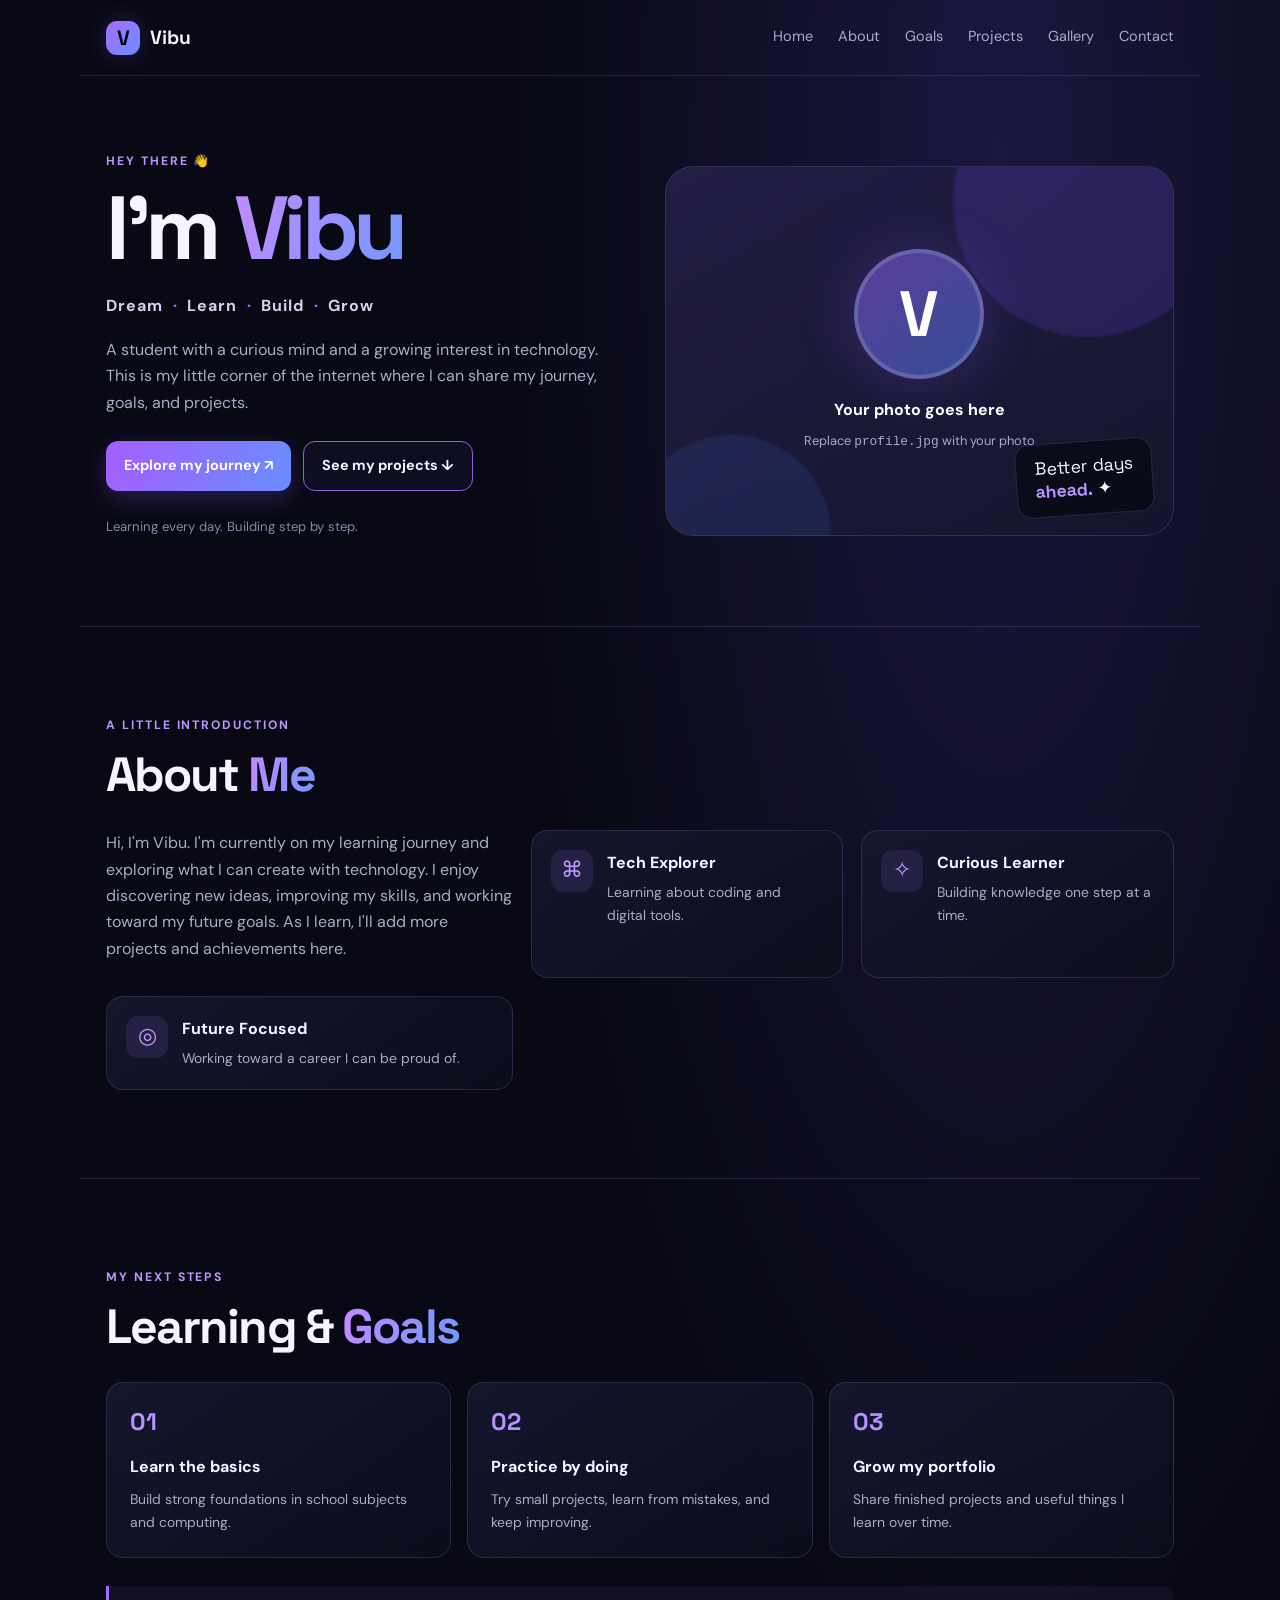
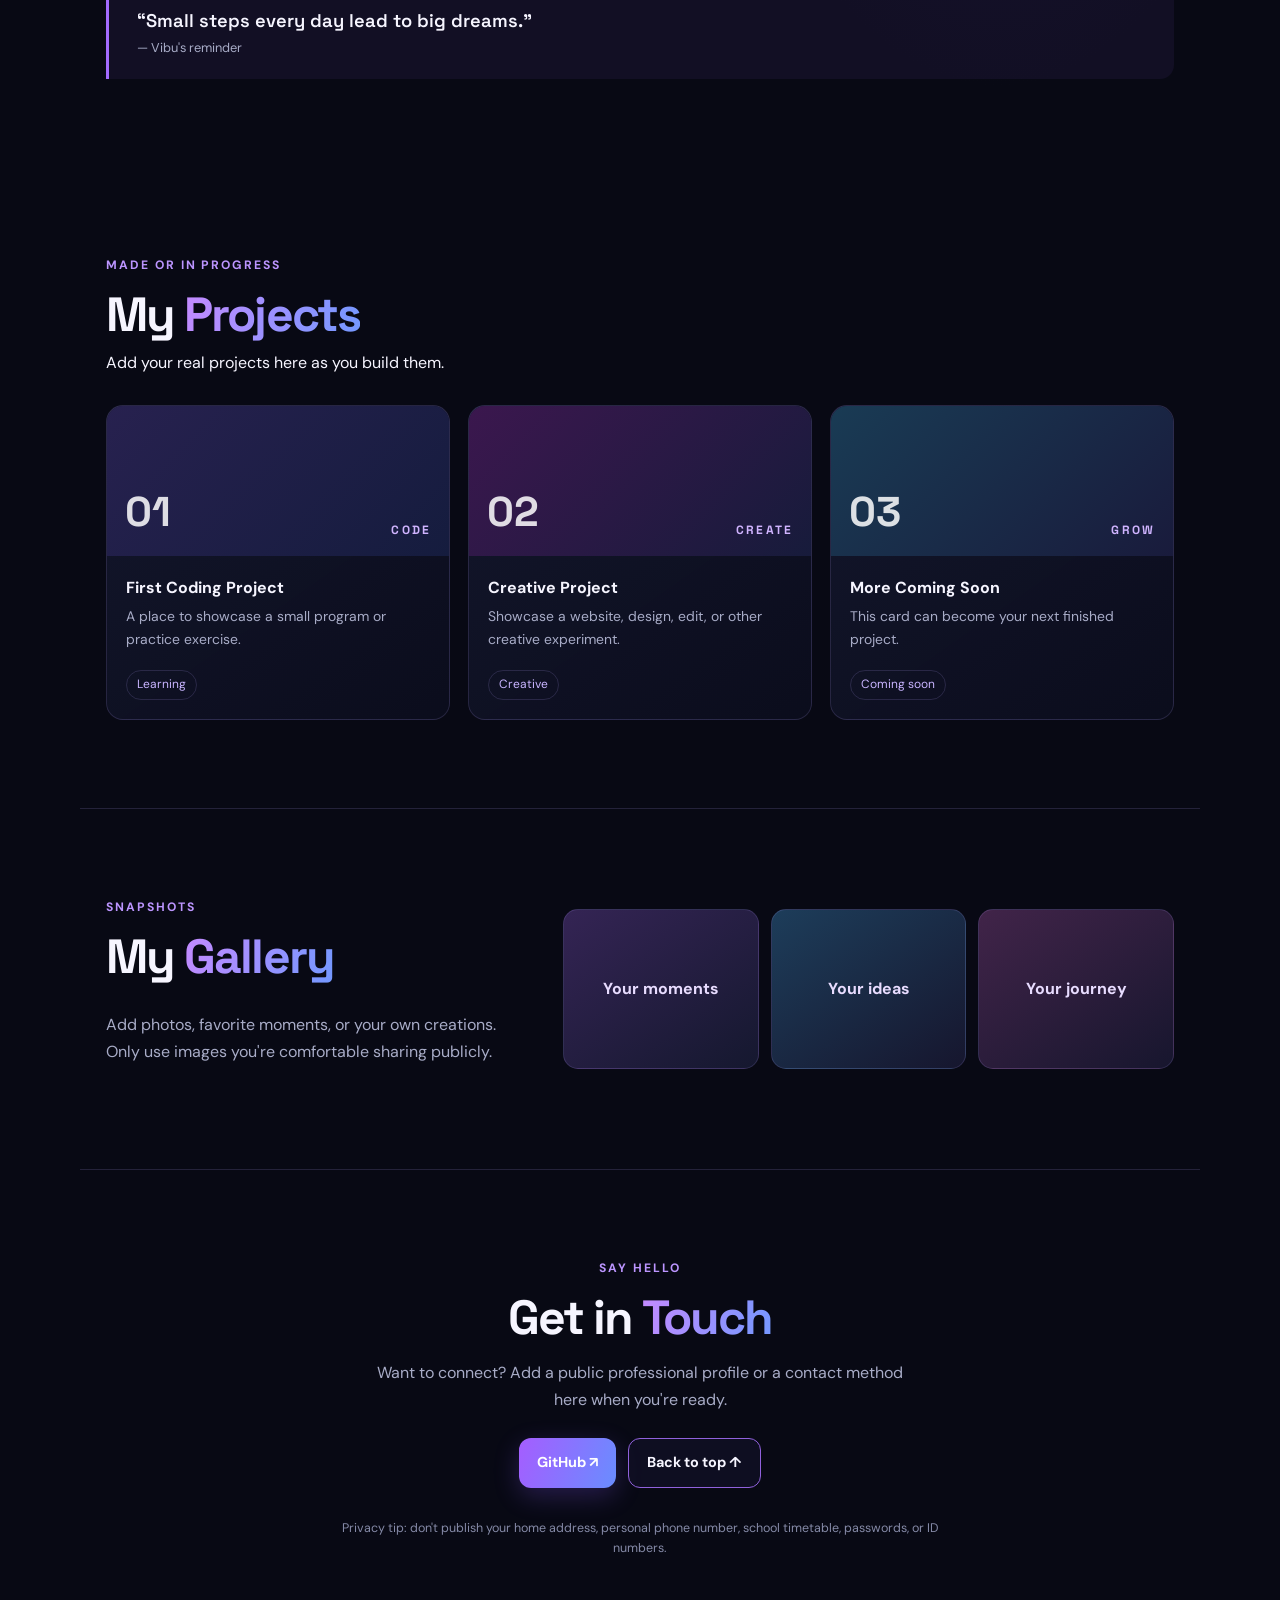
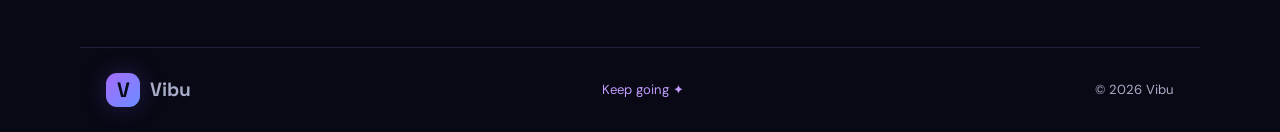
<file: index.html>
<!doctype html>
<html lang="en">
<head>
  <meta charset="utf-8">
  <meta name="viewport" content="width=device-width, initial-scale=1">
  <meta name="theme-color" content="#080914">
  <meta name="description" content="Vibu's personal website — learning, creating, and growing.">
  <title>Vibu | Personal Website</title>
  <link rel="stylesheet" href="style.css">
</head>
<body>
  <header class="nav">
    <a class="brand" href="#home"><span class="brand-mark">V</span> Vibu</a>
    <button class="menu-toggle" id="menuToggle" aria-label="Toggle navigation" aria-expanded="false">☰</button>
    <nav id="navLinks">
      <a href="#home">Home</a><a href="#about">About</a><a href="#goals">Goals</a>
      <a href="#projects">Projects</a><a href="#gallery">Gallery</a><a href="#contact">Contact</a>
    </nav>
  </header>

  <main>
    <section class="hero section" id="home">
      <div class="hero-copy">
        <p class="eyebrow">HEY THERE 👋</p>
        <h1>I'm <span>Vibu</span></h1>
        <p class="tagline">Dream <i>·</i> Learn <i>·</i> Build <i>·</i> Grow</p>
        <p class="intro">A student with a curious mind and a growing interest in technology. This is my little corner of the internet where I can share my journey, goals, and projects.</p>
        <div class="actions">
          <a class="btn primary" href="#about">Explore my journey ↗</a>
          <a class="btn secondary" href="#projects">See my projects ↓</a>
        </div>
        <p class="small-note">Learning every day. Building step by step.</p>
      </div>
      <div class="portrait-wrap">
        <div class="portrait-placeholder">
          <div class="avatar-icon">V</div>
          <p>Your photo goes here</p>
          <span>Replace <code>profile.jpg</code> with your photo</span>
        </div>
        <div class="floating-note">Better days<br><b>ahead.</b> ✦</div>
      </div>
    </section>

    <section class="section about" id="about">
      <div class="section-heading"><p class="eyebrow">A LITTLE INTRODUCTION</p><h2>About <span>Me</span></h2></div>
      <div class="about-grid">
        <p class="body-copy">Hi, I'm Vibu. I'm currently on my learning journey and exploring what I can create with technology. I enjoy discovering new ideas, improving my skills, and working toward my future goals. As I learn, I'll add more projects and achievements here.</p>
        <div class="info-card"><span class="icon">⌘</span><div><h3>Tech Explorer</h3><p>Learning about coding and digital tools.</p></div></div>
        <div class="info-card"><span class="icon">✧</span><div><h3>Curious Learner</h3><p>Building knowledge one step at a time.</p></div></div>
        <div class="info-card"><span class="icon">◎</span><div><h3>Future Focused</h3><p>Working toward a career I can be proud of.</p></div></div>
      </div>
    </section>

    <section class="section" id="goals">
      <div class="section-heading"><p class="eyebrow">MY NEXT STEPS</p><h2>Learning & <span>Goals</span></h2></div>
      <div class="goal-grid">
        <article class="goal-card"><span class="step">01</span><h3>Learn the basics</h3><p>Build strong foundations in school subjects and computing.</p></article>
        <article class="goal-card"><span class="step">02</span><h3>Practice by doing</h3><p>Try small projects, learn from mistakes, and keep improving.</p></article>
        <article class="goal-card"><span class="step">03</span><h3>Grow my portfolio</h3><p>Share finished projects and useful things I learn over time.</p></article>
      </div>
      <blockquote>“Small steps every day lead to big dreams.” <span>— Vibu's reminder</span></blockquote>
    </section>

    <section class="section" id="projects">
      <div class="section-heading"><p class="eyebrow">MADE OR IN PROGRESS</p><h2>My <span>Projects</span></h2><p class="muted">Add your real projects here as you build them.</p></div>
      <div class="project-grid">
        <article class="project-card"><div class="project-art art-one">01 <span>CODE</span></div><div class="project-content"><h3>First Coding Project</h3><p>A place to showcase a small program or practice exercise.</p><span class="chip">Learning</span></div></article>
        <article class="project-card"><div class="project-art art-two">02 <span>CREATE</span></div><div class="project-content"><h3>Creative Project</h3><p>Showcase a website, design, edit, or other creative experiment.</p><span class="chip">Creative</span></div></article>
        <article class="project-card"><div class="project-art art-three">03 <span>GROW</span></div><div class="project-content"><h3>More Coming Soon</h3><p>This card can become your next finished project.</p><span class="chip">Coming soon</span></div></article>
      </div>
    </section>

    <section class="section gallery" id="gallery">
      <div><div class="section-heading"><p class="eyebrow">SNAPSHOTS</p><h2>My <span>Gallery</span></h2></div><p class="body-copy">Add photos, favorite moments, or your own creations. Only use images you're comfortable sharing publicly.</p></div>
      <div class="gallery-tiles"><div class="tile tile-a">Your moments</div><div class="tile tile-b">Your ideas</div><div class="tile tile-c">Your journey</div></div>
    </section>

    <section class="section contact" id="contact">
      <div class="section-heading"><p class="eyebrow">SAY HELLO</p><h2>Get in <span>Touch</span></h2></div>
      <p class="body-copy">Want to connect? Add a public professional profile or a contact method here when you're ready.</p>
      <div class="actions"><a class="btn primary" href="https://github.com/" target="_blank" rel="noopener noreferrer">GitHub ↗</a><a class="btn secondary" href="#home">Back to top ↑</a></div>
      <p class="privacy-note">Privacy tip: don't publish your home address, personal phone number, school timetable, passwords, or ID numbers.</p>
    </section>
  </main>

  <footer><a class="brand" href="#home"><span class="brand-mark">V</span> Vibu</a><span>Keep going ✦</span><span>© <span id="year"></span> Vibu</span></footer>
  <script src="script.js"></script>
</body>
</html>
</file>
<file: style.css>
@import url('https://fonts.googleapis.com/css2?family=DM+Sans:wght@400;500;600;700&family=Space+Grotesk:wght@400;500;600;700&display=swap');
:root{--bg:#080914;--panel:#101225;--panel2:#14172d;--text:#f6f5ff;--muted:#a8acc7;--purple:#a76cff;--blue:#6a8dff;--line:rgba(178,160,255,.16);--glow:rgba(139,91,255,.24)}
*{box-sizing:border-box}html{scroll-behavior:smooth;scroll-padding-top:86px}body{margin:0;background:radial-gradient(ellipse at 78% 5%,#1a1740 0,transparent 34%),var(--bg);color:var(--text);font-family:'DM Sans',sans-serif;line-height:1.65}a{color:inherit;text-decoration:none}.nav{height:76px;display:flex;align-items:center;justify-content:space-between;max-width:1120px;padding:0 26px;margin:auto;border-bottom:1px solid var(--line)}.brand{display:flex;align-items:center;gap:10px;font-family:'Space Grotesk',sans-serif;font-weight:700;font-size:1.2rem}.brand-mark{display:grid;place-items:center;width:34px;height:34px;border-radius:11px;background:linear-gradient(135deg,var(--purple),var(--blue));color:#090a18;font-size:1.3rem;box-shadow:0 0 24px var(--glow)}nav{display:flex;gap:25px;color:var(--muted);font-size:.91rem}nav a:hover{color:#c6a5ff}.menu-toggle{display:none;background:none;border:1px solid var(--line);border-radius:9px;color:white;padding:7px 10px}.section{max-width:1120px;margin:auto;padding:88px 26px}.hero{min-height:550px;display:grid;grid-template-columns:1fr 1fr;align-items:center;gap:50px;padding-top:64px;padding-bottom:64px}.eyebrow{font-size:.76rem;letter-spacing:.16em;font-weight:700;color:#bc95ff;margin:0 0 12px}.hero h1{font:700 clamp(3.3rem,7vw,5.7rem)/1.02 'Space Grotesk',sans-serif;letter-spacing:-.06em;margin:0}.hero h1 span,.section-heading h2 span{background:linear-gradient(110deg,#c58aff,#7298ff);background-clip:text;-webkit-background-clip:text;color:transparent}.tagline{font-weight:700;letter-spacing:.07em;color:#d6d2ee;margin:18px 0}.tagline i{color:#9c70ff;font-style:normal;padding:0 4px}.intro,.body-copy{color:var(--muted);max-width:560px}.actions{display:flex;flex-wrap:wrap;gap:12px;margin:25px 0}.btn{display:inline-flex;align-items:center;justify-content:center;border-radius:12px;padding:12px 18px;font-weight:700;font-size:.9rem;transition:transform .2s,box-shadow .2s}.btn:hover{transform:translateY(-2px)}.primary{background:linear-gradient(110deg,#a55dff,#698dff);color:#fff;box-shadow:0 8px 26px var(--glow)}.secondary{border:1px solid #9061dc;background:rgba(18,17,39,.7)}.small-note{font-size:.82rem;color:#8388a8}.portrait-wrap{position:relative;min-height:370px;display:grid;place-items:center;border-radius:28px;background:linear-gradient(140deg,rgba(93,72,169,.2),rgba(31,39,84,.18)),linear-gradient(0deg,#101124,#13132b);border:1px solid var(--line);overflow:hidden}.portrait-wrap:before,.portrait-wrap:after{content:"";position:absolute;border-radius:50%;filter:blur(1px);pointer-events:none}.portrait-wrap:before{width:270px;height:270px;background:rgba(123,76,255,.17);top:-100px;right:-50px}.portrait-wrap:after{width:200px;height:200px;background:rgba(75,126,255,.12);bottom:-100px;left:-35px}.portrait-placeholder{z-index:1;text-align:center;color:var(--muted);padding:30px}.avatar-icon{width:130px;height:130px;margin:0 auto 18px;border-radius:50%;display:grid;place-items:center;font:700 4rem 'Space Grotesk';color:white;background:linear-gradient(140deg,#5c3d99,#344e98);border:4px solid rgba(255,255,255,.16);box-shadow:0 0 55px var(--glow)}.portrait-placeholder p{color:#fff;font-weight:700;margin:0 0 3px}.portrait-placeholder span{font-size:.8rem}.floating-note{position:absolute;right:20px;bottom:20px;padding:13px 18px;border:1px solid var(--line);border-radius:14px;background:rgba(8,9,20,.78);font-family:'Space Grotesk';font-size:1.1rem;line-height:1.3;transform:rotate(-4deg)}.floating-note b{color:#b991ff}.section-heading{margin-bottom:28px}.section-heading h2{font:700 clamp(2rem,4vw,3rem)/1.15 'Space Grotesk';letter-spacing:-.04em;margin:0 0 8px}.section-heading .muted{margin:0}.about{border-top:1px solid var(--line);border-bottom:1px solid var(--line)}.about-grid{display:grid;grid-template-columns:1.3fr 1fr 1fr;gap:18px;align-items:stretch}.body-copy{margin-top:0}.info-card,.goal-card,.project-card{border:1px solid var(--line);background:linear-gradient(145deg,rgba(22,24,48,.88),rgba(12,14,29,.9));border-radius:17px}.info-card{display:flex;gap:14px;padding:19px;align-items:flex-start}.icon{display:grid;place-items:center;flex-shrink:0;width:42px;height:42px;border-radius:12px;background:#242044;color:#c49aff;font-size:1.35rem}.info-card h3,.goal-card h3,.project-card h3{font-size:1rem;margin:0 0 4px}.info-card p,.goal-card p,.project-card p{font-size:.87rem;color:var(--muted);margin:0}.goal-grid{display:grid;grid-template-columns:repeat(3,1fr);gap:16px}.goal-card{padding:23px}.step{color:#b990ff;font:700 1.5rem 'Space Grotesk';display:block;margin-bottom:17px}.goal-card h3{margin-bottom:8px}blockquote{margin:28px 0 0;padding:23px 28px;border-left:3px solid #a36bff;border-radius:0 14px 14px 0;background:rgba(108,74,175,.1);font:600 1.15rem 'Space Grotesk'}blockquote span{display:block;font:400 .8rem 'DM Sans';color:var(--muted);margin-top:7px}.project-grid{display:grid;grid-template-columns:repeat(3,1fr);gap:18px}.project-card{overflow:hidden}.project-art{height:150px;display:flex;align-items:flex-end;justify-content:space-between;padding:18px;font:700 2.6rem 'Space Grotesk';color:rgba(255,255,255,.85);background:linear-gradient(135deg,#27214f,#151c3e)}.project-art span{font-size:.75rem;letter-spacing:.18em;color:#d0b4ff}.art-two{background:linear-gradient(135deg,#3b174e,#171b3b)}.art-three{background:linear-gradient(135deg,#193b54,#191b3c)}.project-content{padding:19px}.project-content p{min-height:50px}.chip{display:inline-block;margin-top:15px;padding:4px 10px;border-radius:30px;border:1px solid var(--line);color:#c8b4ff;font-size:.75rem}.gallery{display:grid;grid-template-columns:.8fr 1.2fr;gap:50px;align-items:center;border-top:1px solid var(--line);border-bottom:1px solid var(--line)}.gallery-tiles{display:grid;grid-template-columns:repeat(3,1fr);gap:12px}.tile{height:160px;border-radius:15px;border:1px solid var(--line);display:grid;place-items:center;text-align:center;padding:12px;color:#e8dcff;font-weight:700;background:linear-gradient(145deg,#342454,#15182f)}.tile-b{background:linear-gradient(145deg,#1d3d5a,#16162e)}.tile-c{background:linear-gradient(145deg,#412449,#17162e)}.contact{text-align:center}.contact .section-heading{margin-bottom:15px}.contact .body-copy{margin:0 auto;max-width:540px}.contact .actions{justify-content:center}.privacy-note{font-size:.78rem;color:#858aa7;max-width:650px;margin:30px auto 0}footer{max-width:1120px;margin:auto;padding:25px 26px;display:flex;justify-content:space-between;align-items:center;gap:20px;border-top:1px solid var(--line);font-size:.82rem;color:var(--muted)}footer>span:nth-child(2){color:#c29bff}
@media(max-width:800px){.nav{height:68px}.menu-toggle{display:block}nav{display:none;position:absolute;top:68px;left:0;right:0;z-index:5;background:#0d0e1c;padding:18px 26px;flex-direction:column;gap:14px;border-bottom:1px solid var(--line)}nav.open{display:flex}.hero{grid-template-columns:1fr;gap:28px;padding-top:52px}.portrait-wrap{min-height:300px}.about-grid{grid-template-columns:1fr 1fr}.about-grid>.body-copy{grid-column:1/-1}.goal-grid,.project-grid{grid-template-columns:1fr 1fr}.gallery{grid-template-columns:1fr;gap:20px}.gallery-tiles .tile{height:125px}}
@media(max-width:520px){.section{padding:60px 20px}.hero h1{font-size:3.6rem}.about-grid,.goal-grid,.project-grid{grid-template-columns:1fr}.about-grid>.body-copy{grid-column:auto}.gallery-tiles{gap:7px}.tile{height:110px;font-size:.8rem;padding:6px}footer{padding:22px 20px;flex-wrap:wrap}footer>span:last-child{width:100%}.portrait-wrap{min-height:260px}.actions .btn{flex:1}}
</file>
